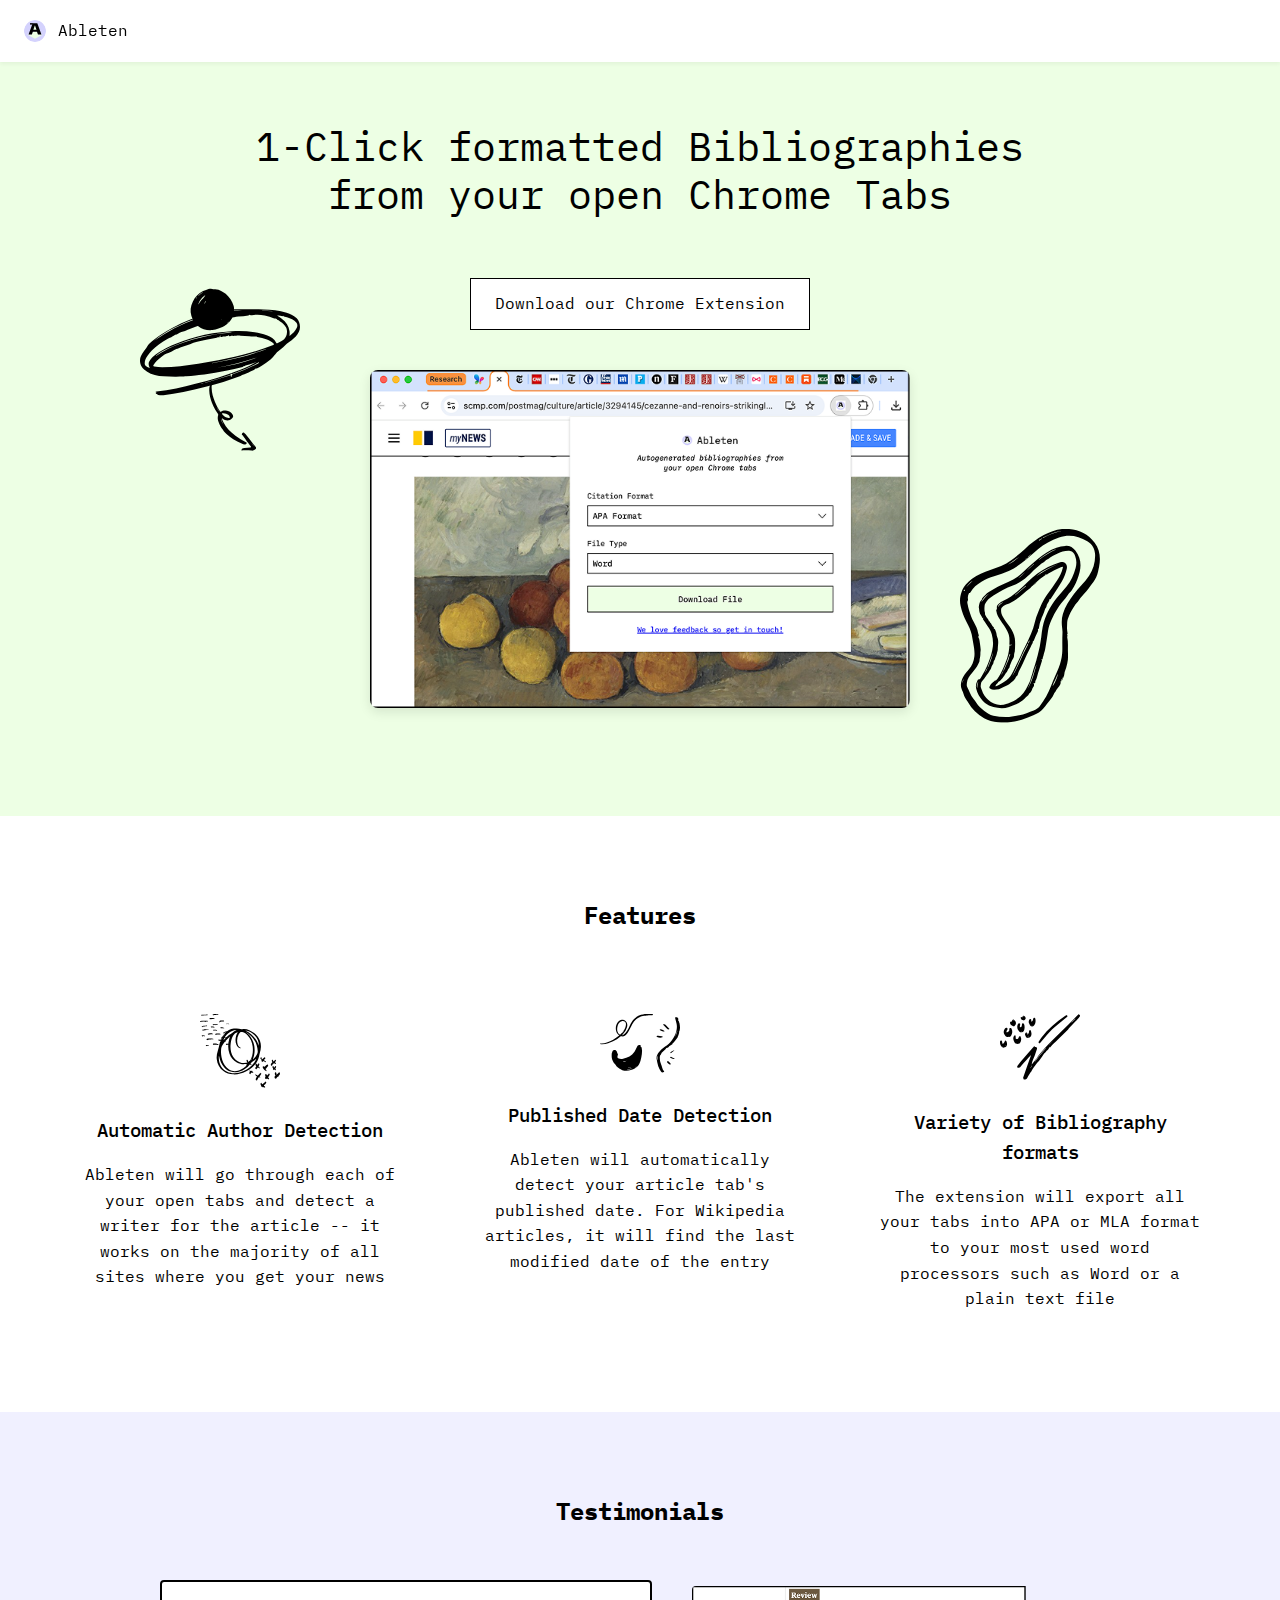
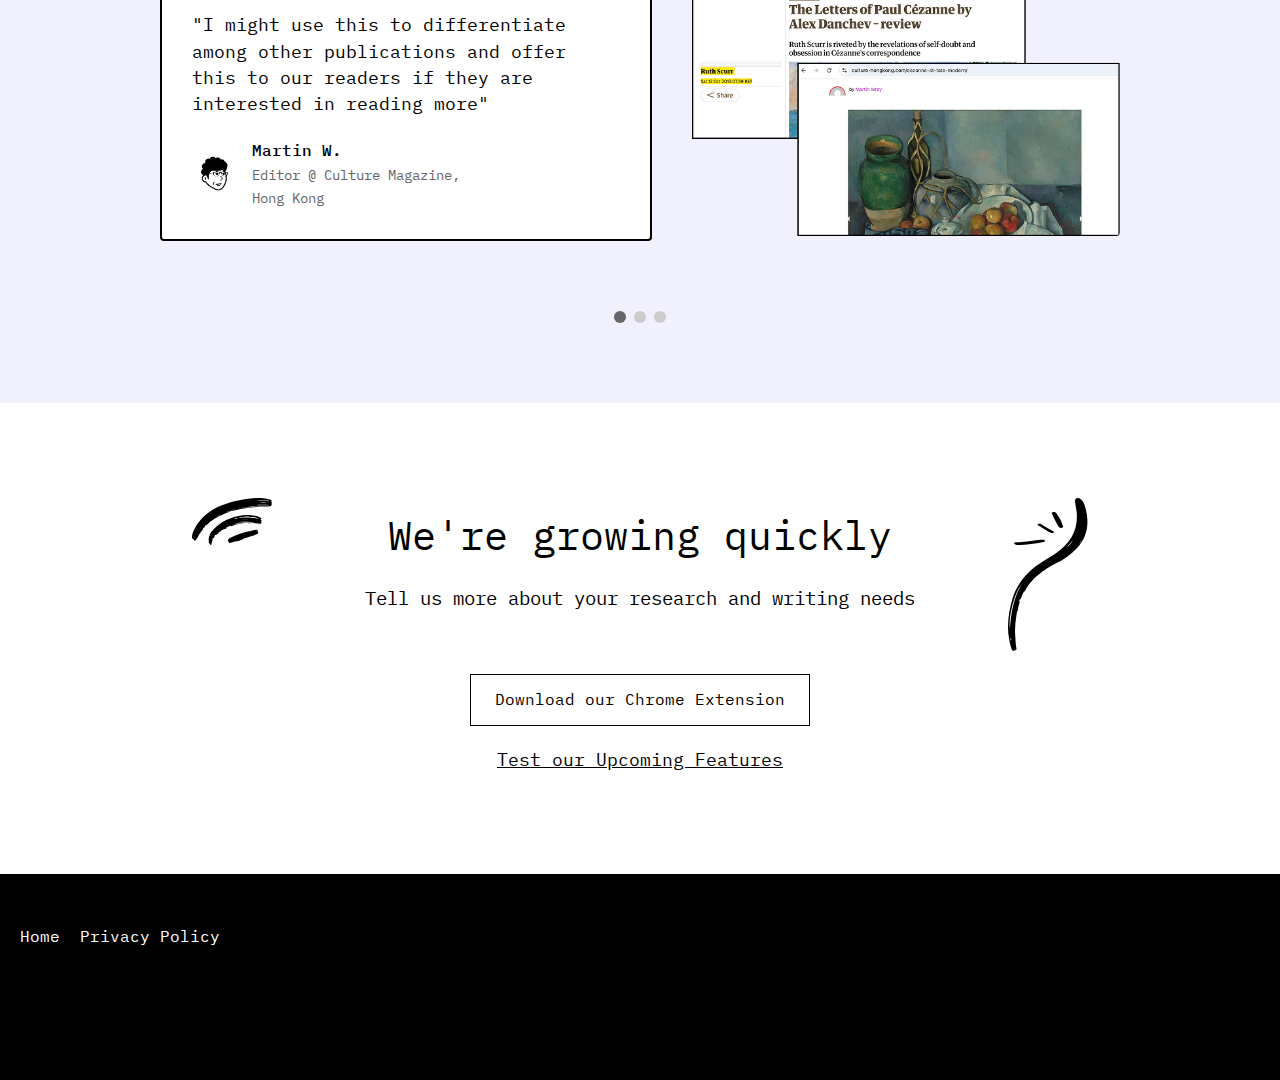
<file: index.html>
<!DOCTYPE html>
<html lang="en">
<head>
    <meta charset="UTF-8">
    <meta name="viewport" content="width=device-width, initial-scale=1.0">
    <title>Ableten - 1-Click Formatted Bibliographies</title>
    <link href="https://fonts.googleapis.com/css2?family=IBM+Plex+Mono:wght@400;500&display=swap" rel="stylesheet">
    <link rel="stylesheet" href="css/styles.css">
    <link rel="icon" type="image/svg+xml" href="assets/icons/ableten-logo.svg">
    <!-- Google Analytics (GA4) -->
    <script async src="https://www.googletagmanager.com/gtag/js?id=G-PYM7J6209F"></script>
    <script>
        window.dataLayer = window.dataLayer || [];
        function gtag(){dataLayer.push(arguments);}
        gtag('js', new Date());
        gtag('config', 'G-PYM7J6209F');
    </script>
</head>
<body>
    <!-- Header -->
    <header>
        <a href="/" class="logo">
            <img src="assets/icons/ableten-logo.svg" alt="Ableten">
            <span>Ableten</span>
        </a>
    </header>

    <!-- Hero Section -->
    <section class="hero">
        <div class="container">
            <h1>1-Click formatted Bibliographies<br>from your open Chrome Tabs</h1>
            <a href="https://chromewebstore.google.com/detail/hpedofnkgonbhgecgkniomkfmanhmlnm" class="cta-button">Download our Chrome Extension</a>
            
            <div class="hero-image">
                <img src="assets/icons/top-landing-funnel.svg" class="download-funnel" alt="Decorative">
                <img src="assets/images/extension-screenshot.png" class="screenshot" alt="Extension Screenshot">
                <img src="assets/icons/top-landing-blob.svg" class="squiggle" alt="Decorative">
            </div>
        </div>
    </section>

    <!-- Features Section -->
    <section class="features">
        <h2>Features</h2>
        <div class="container">
            <div class="feature">
                <img src="assets/icons/feature-author.svg" alt="Author Detection">
                <h3>Automatic Author Detection</h3>
                <p>Ableten will go through each of your open tabs and detect a writer for the article -- it works on the majority of all sites where you get your news</p>
            </div>
            <div class="feature">
                <img src="assets/icons/feature-date.svg" alt="Date Detection">
                <h3>Published Date Detection</h3>
                <p>Ableten will automatically detect your article tab's published date. For Wikipedia articles, it will find the last modified date of the entry</p>
            </div>
            <div class="feature">
                <img src="assets/icons/feature-format.svg" alt="Bibliography Formats">
                <h3>Variety of Bibliography formats</h3>
                <p>The extension will export all your tabs into APA or MLA format to your most used word processors such as Word or a plain text file</p>
            </div>
        </div>
    </section>

    <!-- Testimonials Section -->
    <section class="testimonials">
        <h2>Testimonials</h2>
        <div class="testimonials-container">
            <!-- First Testimonial -->
            <div class="testimonial">
                <div class="testimonial-content">
                    <div class="quote-box">
                        <p class="quote">"I might use this to differentiate among other publications and offer this to our readers if they are interested in reading more"</p>
                        <div class="author">
                            <img src="assets/images/martin-w-avatar.png" alt="Martin W." class="avatar">
                            <div class="author-info">
                                <div class="name">Martin W.</div>
                                <div class="title">Editor @ Culture Magazine,<br>Hong Kong</div>
                            </div>
                        </div>
                    </div>
                    <div class="testimonial-image">
                        <img src="assets/images/testimonials-image1.png" alt="Testimonial Screenshot">
                    </div>
                </div>
            </div>

            <!-- Second Testimonial -->
            <div class="testimonial">
                <div class="testimonial-content">
                    <div class="testimonial-image">
                        <img src="assets/images/testimonials-image2.png" alt="Testimonial Screenshot">
                    </div>
                    <div class="quote-box">
                        <p class="quote">"Even though academics has a very specific way of referencing, this would work for when I am doing secondary citations online"</p>
                        <div class="author">
                            <img src="assets/images/kristine-l-avatar.png" alt="Kristine L." class="avatar">
                            <div class="author-info">
                                <div class="name">Kristine L.</div>
                                <div class="title">Associate Professor @ Northeastern University</div>
                            </div>
                        </div>
                    </div>
                </div>
            </div>

            <!-- Third Testimonial -->
            <div class="testimonial">
                <div class="testimonial-content">
                    <div class="quote-box">
                        <p class="quote">"From a marketing writing perspective I could see these sources being nice to link to in our Whitepapers"</p>
                        <div class="author">
                            <img src="assets/images/emily-w-avatar.png" alt="Emily W." class="avatar">
                            <div class="author-info">
                                <div class="name">Emily W.</div>
                                <div class="title">Product Marketing Team Lead @ Origami Risk</div>
                            </div>
                        </div>
                    </div>
                    <div class="testimonial-image">
                        <img src="assets/images/testimonials-image3.png" alt="Testimonial Screenshot">
                    </div>
                </div>
            </div>

            <!-- Dots Navigation -->
            <div class="carousel-dots">
                <span class="dot active"></span>
                <span class="dot"></span>
                <span class="dot"></span>
            </div>
        </div>
    </section>

    <!-- CTA Section -->
    <section class="cta">
        <img src="assets/icons/growing-quickly-arc.svg" alt="Decorative" class="scribble left">
        <img src="assets/icons/growing-quickly-toothbrush.svg" alt="Decorative" class="scribble right">
        
        <div class="cta-content">
            <h2>We're growing quickly</h2>
            <p>Tell us more about your research and writing needs</p>

            
            <div class="cta-buttons">
                <a href="https://chromewebstore.google.com/detail/hpedofnkgonbhgecgkniomkfmanhmlnm" class="cta-button">Download our Chrome Extension</a>
                <a href="mailto:cs@ableten.xyz?subject=I%20want%20to%20test%20your%20upcoming%20features" class="underline-link">Test our Upcoming Features</a>
            </div>
        </div>

    </section>

    <!-- Footer -->
    <footer>
        <nav>
            <a href="/">Home</a>
            <a href="/privacy-policy.html">Privacy Policy</a>
        </nav>
    </footer>

    <script src="js/main.js"></script>
</body>
</html>
</file>
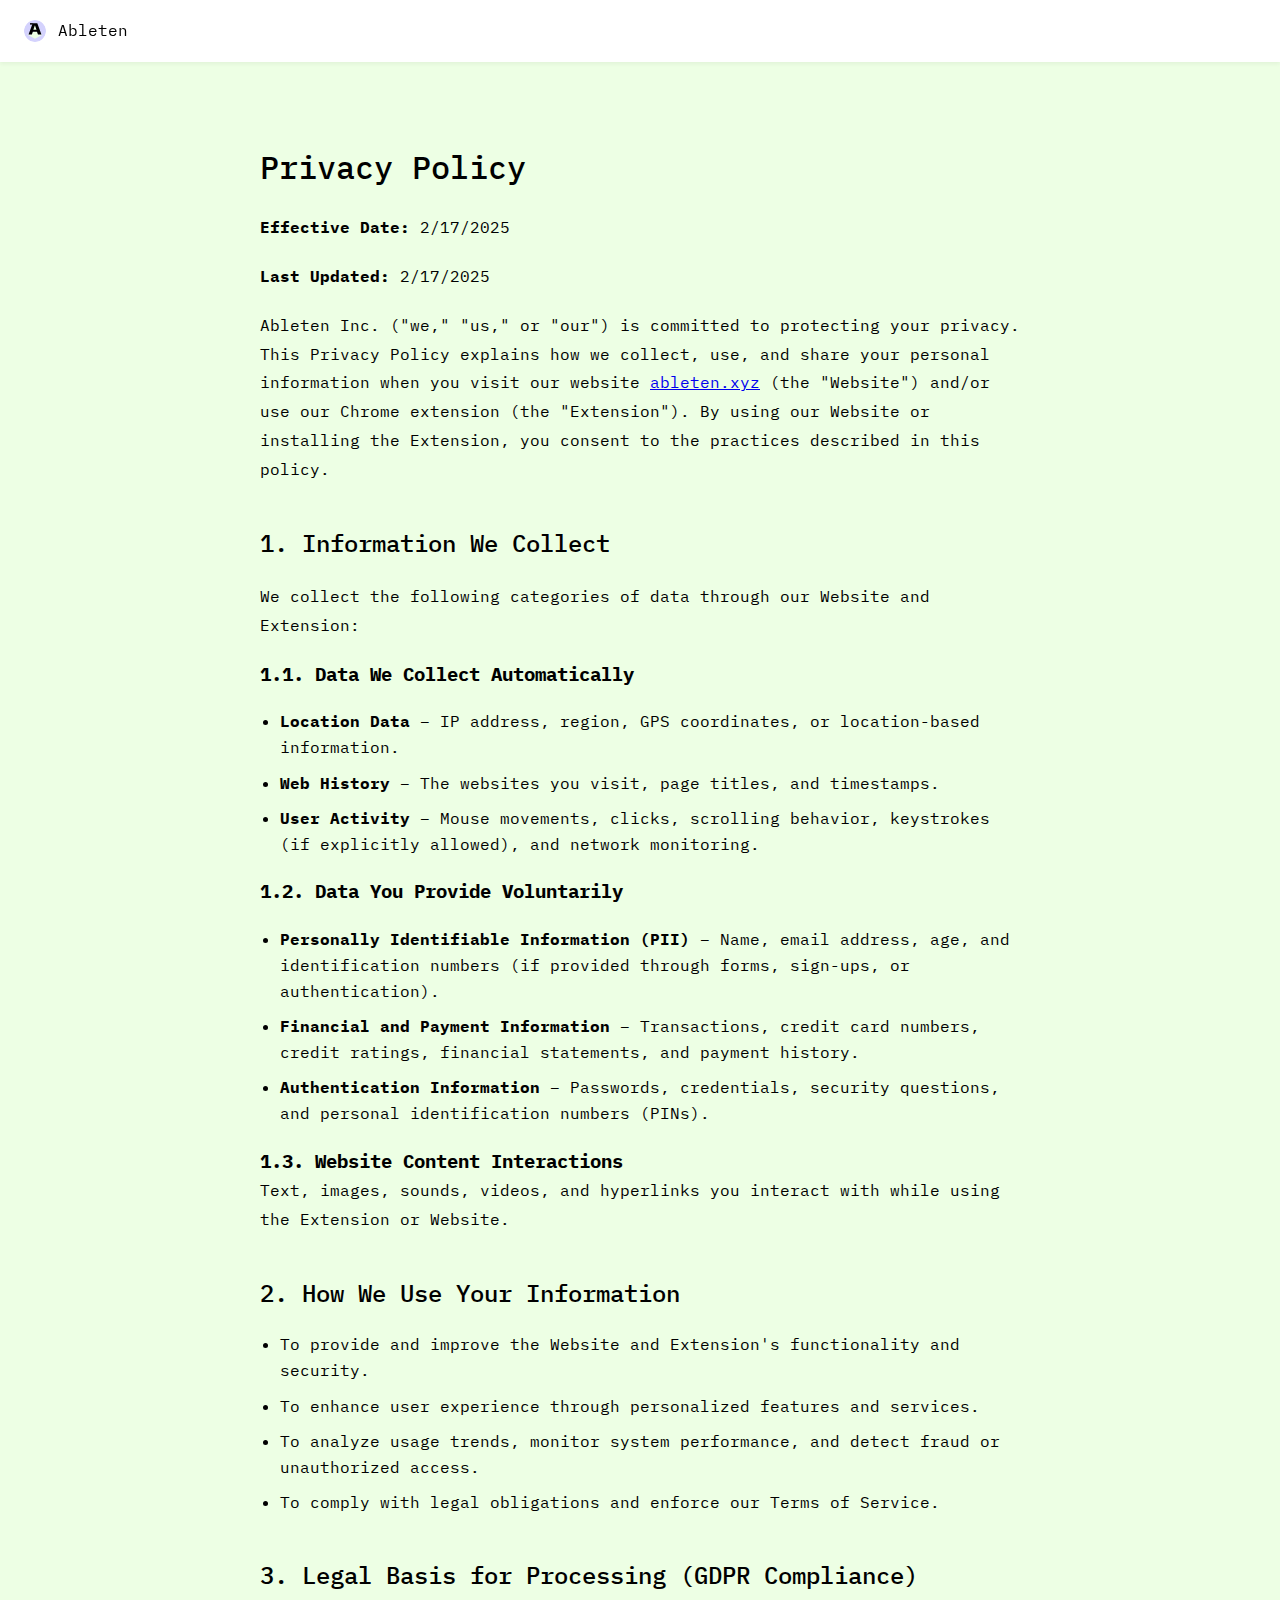
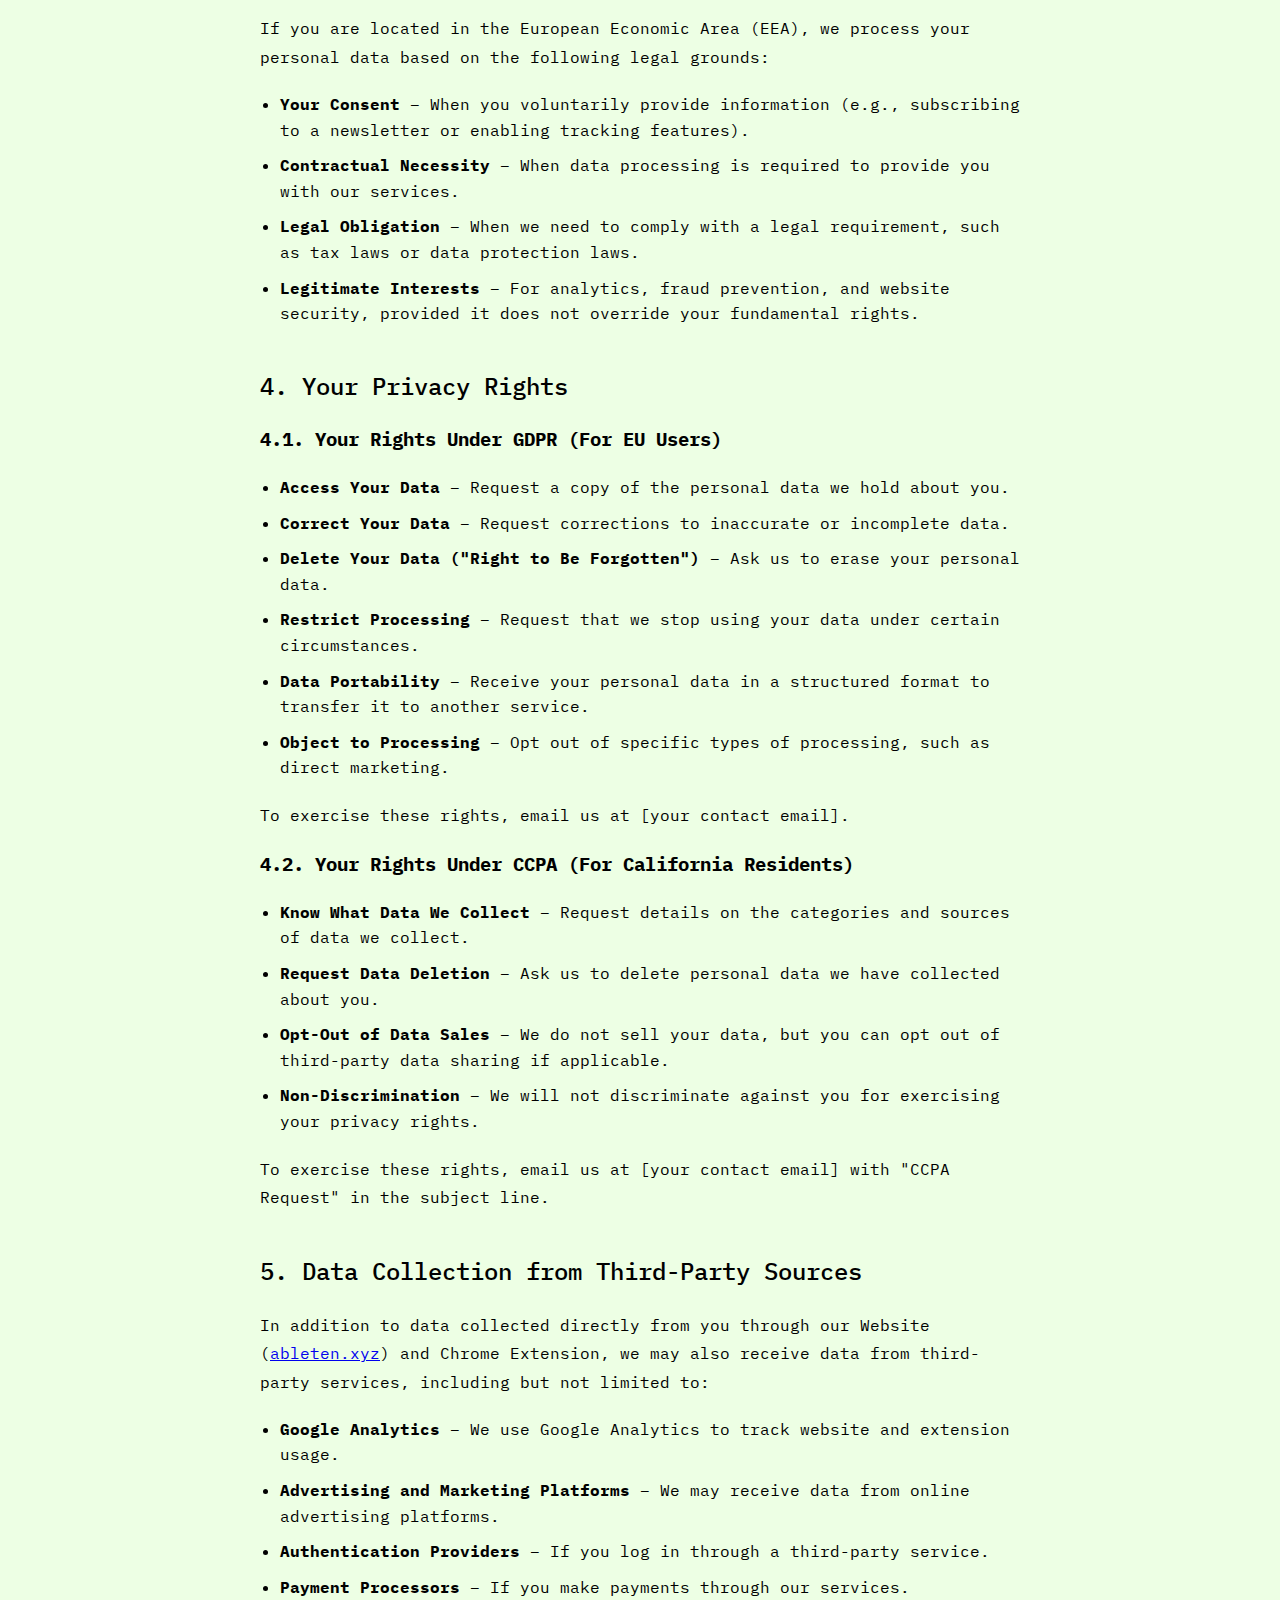
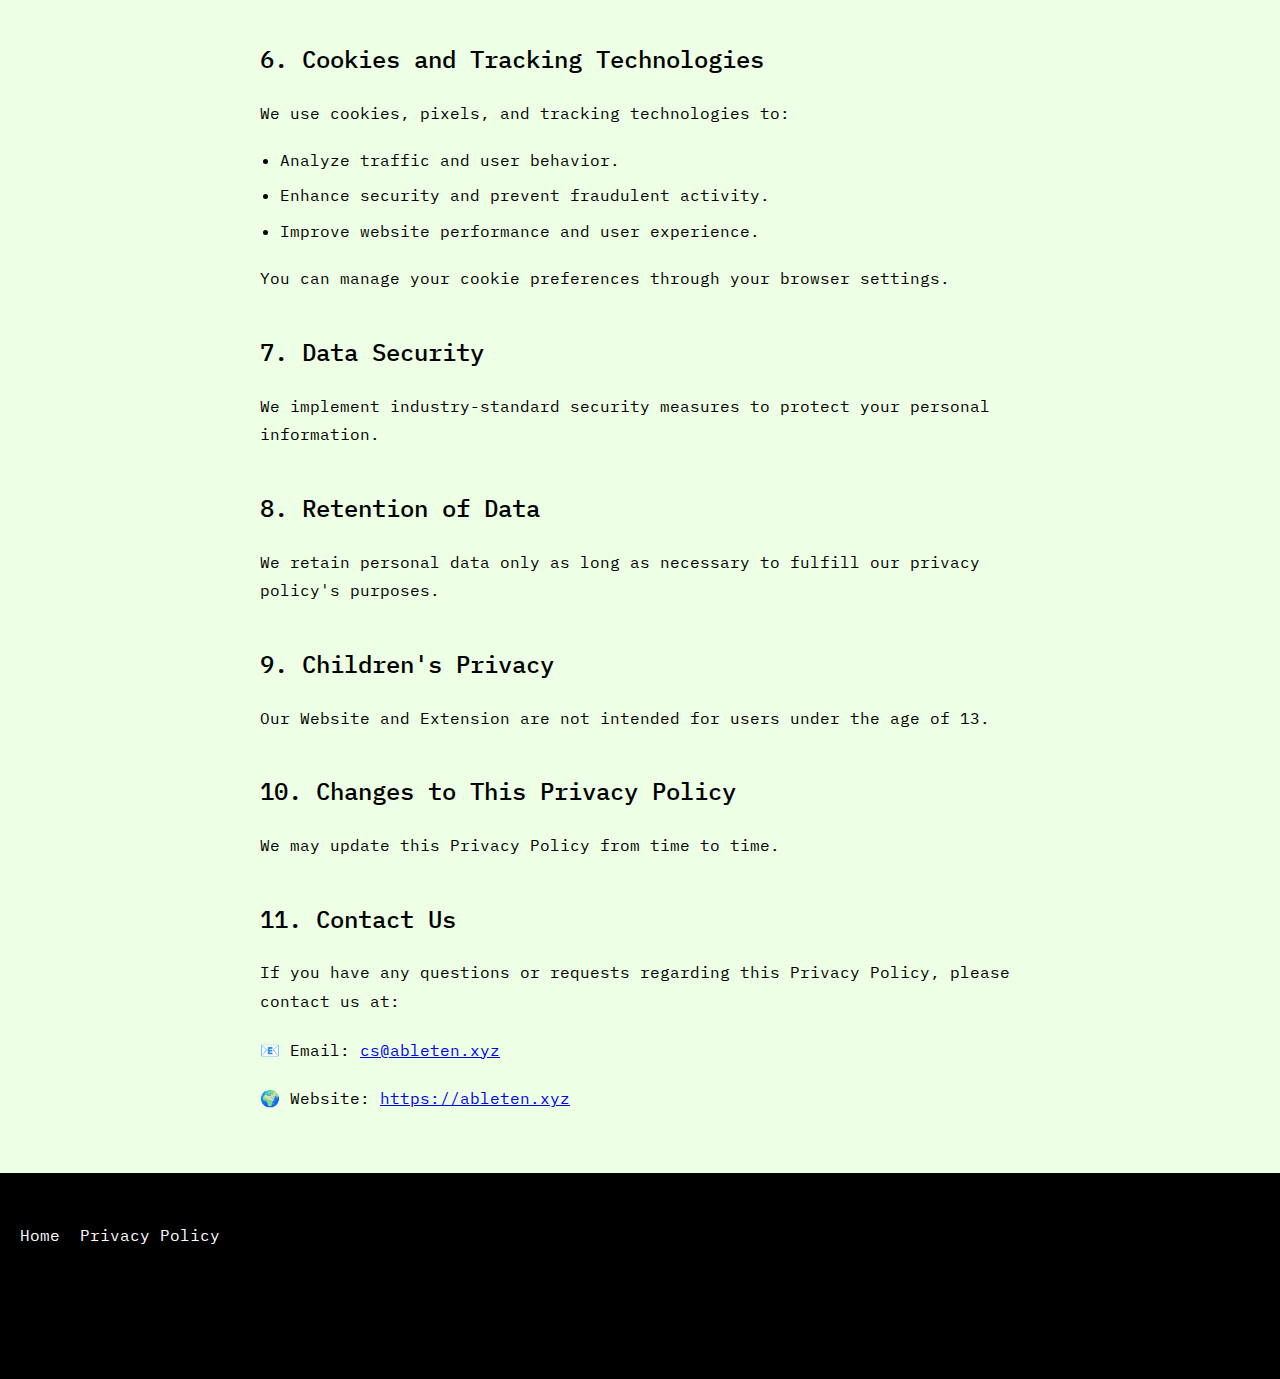
<file: privacy-policy.html>
<!DOCTYPE html>
<html lang="en">
<head>
    <meta charset="UTF-8">
    <meta name="viewport" content="width=device-width, initial-scale=1.0">
    <title>Privacy Policy - Ableten</title>
    <link rel="preconnect" href="https://fonts.googleapis.com">
    <link rel="preconnect" href="https://fonts.gstatic.com" crossorigin>
    <link href="https://fonts.googleapis.com/css2?family=IBM+Plex+Mono:ital,wght@0,400;0,500;1,400&display=swap" rel="stylesheet">
    <link rel="stylesheet" href="css/styles.css">
    <style>
        body {
            background-color: #EDFFE4;
        }
        
        /* Ensure header is white */
        header {
            background-color: white;
        }
        
        /* Keep existing privacy-content styles */
        .privacy-content {
            max-width: 800px;
            margin: 0 auto;
            padding: 40px 20px;
        }

        .privacy-content h1, h2 {
            margin: 40px 0 20px;
            font-weight: 500;
        }

        .privacy-content p {
            margin-bottom: 20px;
            line-height: 1.8;
        }

        .privacy-content ul {
            margin: 20px 0;
            padding-left: 20px;
        }

        .privacy-content li {
            margin-bottom: 10px;
        }

        .dates {
            margin: 20px 0;
        }

        .last-updated {
            color: #666;
            font-size: 0.9em;
            margin-top: 60px;
            font-style: italic;
        }
    </style>
<!-- Google Analytics (GA4) -->
    <script async src="https://www.googletagmanager.com/gtag/js?id=G-PYM7J6209F"></script>
    <script>
        window.dataLayer = window.dataLayer || [];
        function gtag(){dataLayer.push(arguments);}
        gtag('js', new Date());
        gtag('config', 'G-PYM7J6209F');
    </script>
  
</head>
<body>
    <!-- Header -->
    <header>
        <a href="/" class="logo">
            <img src="assets/icons/ableten-logo.svg" alt="Ableten">
            <span>Ableten</span>
        </a>
    </header>

    <!-- Privacy Policy Content -->
    <div class="privacy-content">
        <h1>Privacy Policy</h1>

    <p><strong>Effective Date:</strong> 2/17/2025</p>
    <p><strong>Last Updated:</strong> 2/17/2025</p>

    <p>Ableten Inc. ("we," "us," or "our") is committed to protecting your privacy. This Privacy Policy explains how we collect, use, and share your personal information when you visit our website <a href="https://ableten.xyz">ableten.xyz</a> (the "Website") and/or use our Chrome extension (the "Extension"). By using our Website or installing the Extension, you consent to the practices described in this policy.</p>

    <h2>1. Information We Collect</h2>

    <p>We collect the following categories of data through our Website and Extension:</p>

    <h3>1.1. Data We Collect Automatically</h3>
    <ul>
        <li><strong>Location Data</strong> – IP address, region, GPS coordinates, or location-based information.</li>
        <li><strong>Web History</strong> – The websites you visit, page titles, and timestamps.</li>
        <li><strong>User Activity</strong> – Mouse movements, clicks, scrolling behavior, keystrokes (if explicitly allowed), and network monitoring.</li>
    </ul>

    <h3>1.2. Data You Provide Voluntarily</h3>
    <ul>
        <li><strong>Personally Identifiable Information (PII)</strong> – Name, email address, age, and identification numbers (if provided through forms, sign-ups, or authentication).</li>
        <li><strong>Financial and Payment Information</strong> – Transactions, credit card numbers, credit ratings, financial statements, and payment history.</li>
        <li><strong>Authentication Information</strong> – Passwords, credentials, security questions, and personal identification numbers (PINs).</li>
    </ul>

    <h3>1.3. Website Content Interactions</h3>
    <p>Text, images, sounds, videos, and hyperlinks you interact with while using the Extension or Website.</p>

    <h2>2. How We Use Your Information</h2>

    <ul>
        <li>To provide and improve the Website and Extension's functionality and security.</li>
        <li>To enhance user experience through personalized features and services.</li>
        <li>To analyze usage trends, monitor system performance, and detect fraud or unauthorized access.</li>
        <li>To comply with legal obligations and enforce our Terms of Service.</li>
    </ul>

    <h2>3. Legal Basis for Processing (GDPR Compliance)</h2>

    <p>If you are located in the European Economic Area (EEA), we process your personal data based on the following legal grounds:</p>

    <ul>
        <li><strong>Your Consent</strong> – When you voluntarily provide information (e.g., subscribing to a newsletter or enabling tracking features).</li>
        <li><strong>Contractual Necessity</strong> – When data processing is required to provide you with our services.</li>
        <li><strong>Legal Obligation</strong> – When we need to comply with a legal requirement, such as tax laws or data protection laws.</li>
        <li><strong>Legitimate Interests</strong> – For analytics, fraud prevention, and website security, provided it does not override your fundamental rights.</li>
    </ul>

    <h2>4. Your Privacy Rights</h2>

    <h3>4.1. Your Rights Under GDPR (For EU Users)</h3>
    <ul>
        <li><strong>Access Your Data</strong> – Request a copy of the personal data we hold about you.</li>
        <li><strong>Correct Your Data</strong> – Request corrections to inaccurate or incomplete data.</li>
        <li><strong>Delete Your Data ("Right to Be Forgotten")</strong> – Ask us to erase your personal data.</li>
        <li><strong>Restrict Processing</strong> – Request that we stop using your data under certain circumstances.</li>
        <li><strong>Data Portability</strong> – Receive your personal data in a structured format to transfer it to another service.</li>
        <li><strong>Object to Processing</strong> – Opt out of specific types of processing, such as direct marketing.</li>
    </ul>
    <p>To exercise these rights, email us at [your contact email].</p>

    <h3>4.2. Your Rights Under CCPA (For California Residents)</h3>
    <ul>
        <li><strong>Know What Data We Collect</strong> – Request details on the categories and sources of data we collect.</li>
        <li><strong>Request Data Deletion</strong> – Ask us to delete personal data we have collected about you.</li>
        <li><strong>Opt-Out of Data Sales</strong> – We do not sell your data, but you can opt out of third-party data sharing if applicable.</li>
        <li><strong>Non-Discrimination</strong> – We will not discriminate against you for exercising your privacy rights.</li>
    </ul>
    <p>To exercise these rights, email us at [your contact email] with "CCPA Request" in the subject line.</p>

    <h2>5. Data Collection from Third-Party Sources</h2>

    <p>In addition to data collected directly from you through our Website (<a href="https://ableten.xyz">ableten.xyz</a>) and Chrome Extension, we may also receive data from third-party services, including but not limited to:</p>

    <ul>
        <li><strong>Google Analytics</strong> – We use Google Analytics to track website and extension usage.</li>
        <li><strong>Advertising and Marketing Platforms</strong> – We may receive data from online advertising platforms.</li>
        <li><strong>Authentication Providers</strong> – If you log in through a third-party service.</li>
        <li><strong>Payment Processors</strong> – If you make payments through our services.</li>
    </ul>

    <h2>6. Cookies and Tracking Technologies</h2>

    <p>We use cookies, pixels, and tracking technologies to:</p>

    <ul>
        <li>Analyze traffic and user behavior.</li>
        <li>Enhance security and prevent fraudulent activity.</li>
        <li>Improve website performance and user experience.</li>
    </ul>

    <p>You can manage your cookie preferences through your browser settings.</p>

    <h2>7. Data Security</h2>

    <p>We implement industry-standard security measures to protect your personal information.</p>

    <h2>8. Retention of Data</h2>

    <p>We retain personal data only as long as necessary to fulfill our privacy policy's purposes.</p>

    <h2>9. Children's Privacy</h2>

    <p>Our Website and Extension are not intended for users under the age of 13.</p>

    <h2>10. Changes to This Privacy Policy</h2>

    <p>We may update this Privacy Policy from time to time.</p>

    <h2>11. Contact Us</h2>

    <p>If you have any questions or requests regarding this Privacy Policy, please contact us at:</p>

    <p>📧 Email: <a href="mailto:cs@ableten.xyz">cs@ableten.xyz</a></p>
    <p>🌍 Website: <a href="https://ableten.xyz">https://ableten.xyz</a></p>
    </div>

    <!-- Footer -->
    <footer>
        <nav>
            <a href="/">Home</a>
            <a href="/privacy.html">Privacy Policy</a>
        </nav>
    </footer>
</body>
</html>
</file>
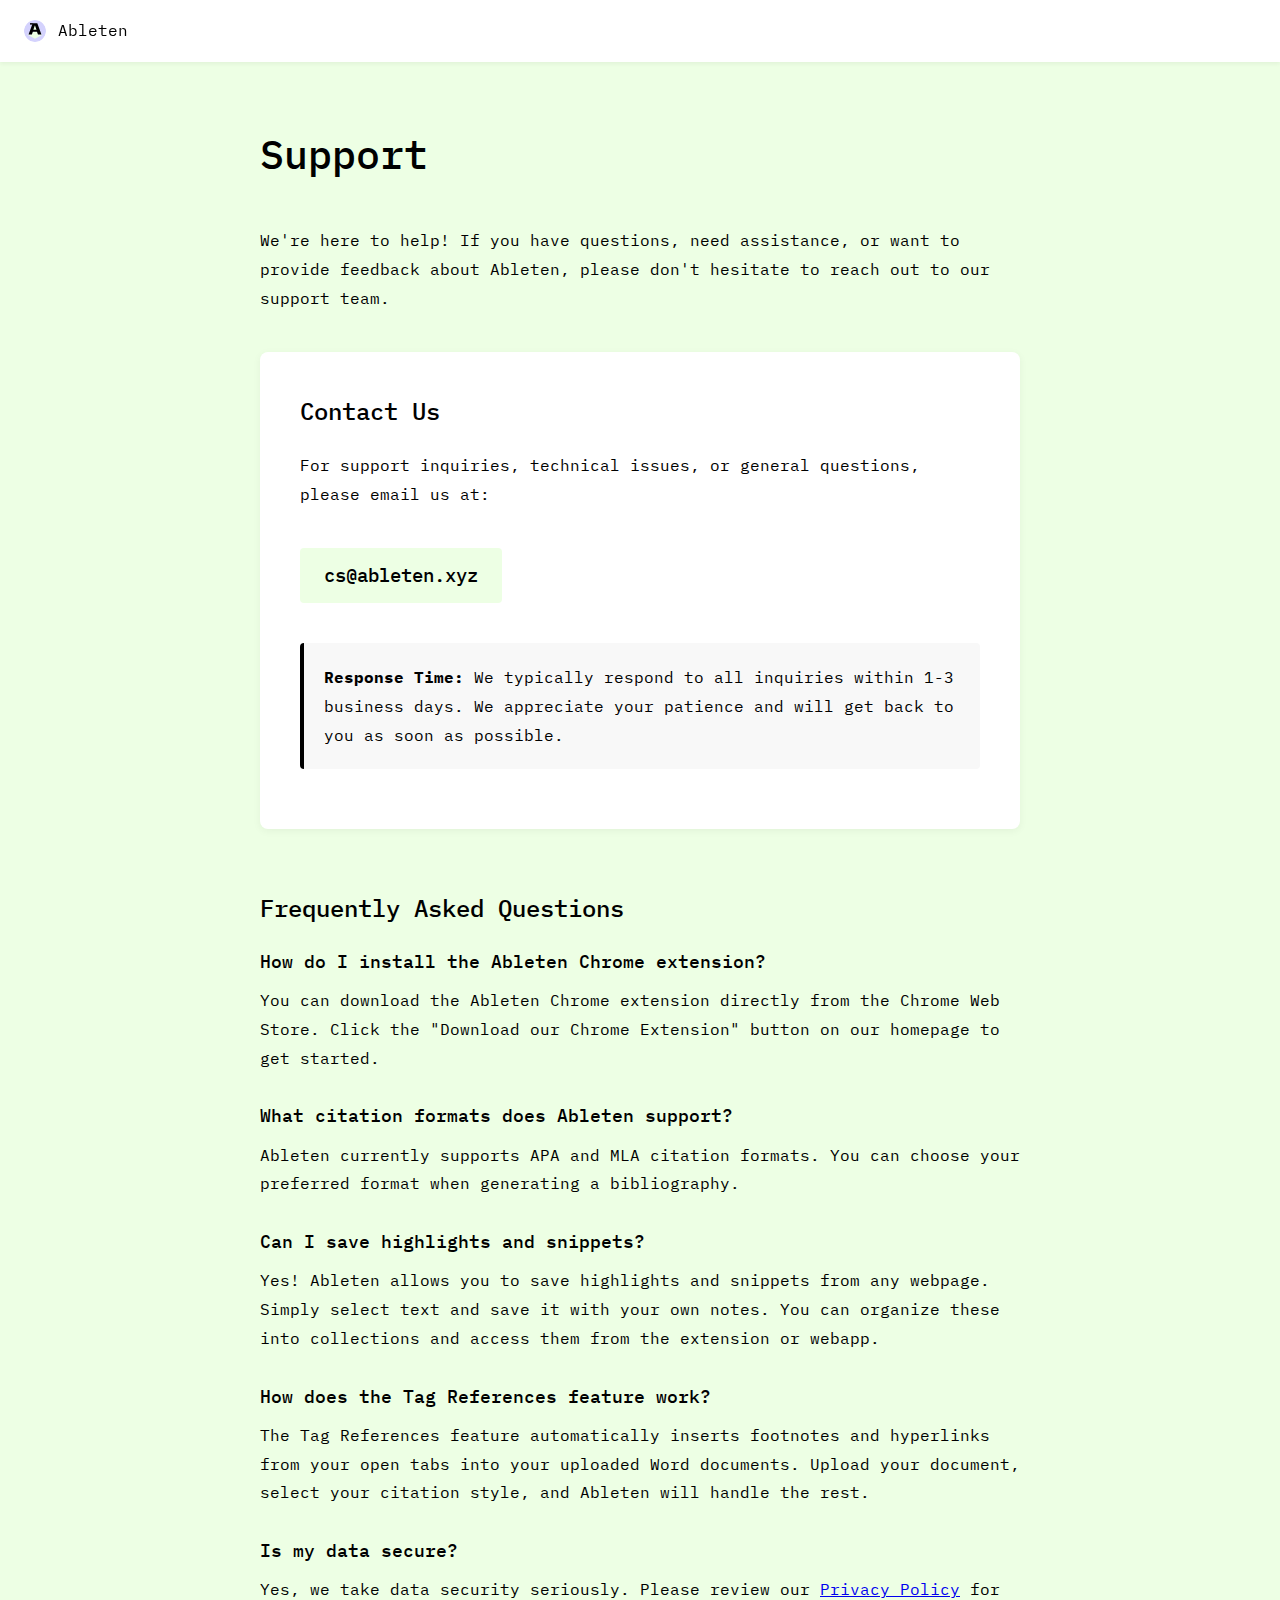
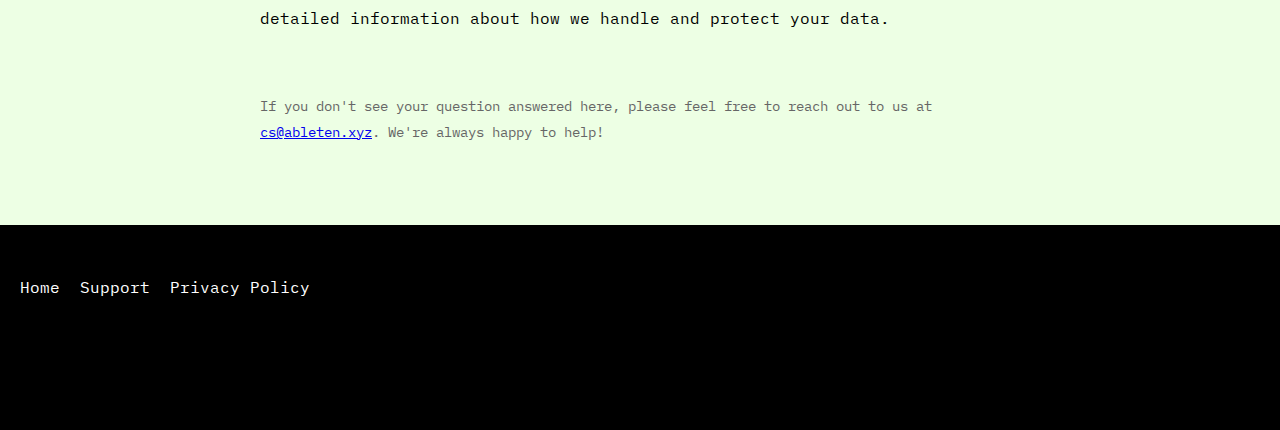
<file: support.html>
<!DOCTYPE html>
<html lang="en">
<head>
    <meta charset="UTF-8">
    <meta name="viewport" content="width=device-width, initial-scale=1.0">
    <title>Support - Ableten</title>
    <link rel="preconnect" href="https://fonts.googleapis.com">
    <link rel="preconnect" href="https://fonts.gstatic.com" crossorigin>
    <link href="https://fonts.googleapis.com/css2?family=IBM+Plex+Mono:ital,wght@0,400;0,500;1,400&display=swap" rel="stylesheet">
    <link rel="stylesheet" href="css/styles.css">
    <link rel="icon" type="image/svg+xml" href="assets/icons/ableten-logo.svg">
    <style>
        body {
            background-color: #EDFFE4;
        }
        
        /* Ensure header is white */
        header {
            background-color: white;
        }
        
        /* Support content styles */
        .support-content {
            max-width: 800px;
            margin: 0 auto;
            padding: 60px 20px;
        }

        .support-content h1 {
            margin: 0 0 40px;
            font-weight: 500;
            font-size: 2.5rem;
        }

        .support-content h2 {
            margin: 40px 0 20px;
            font-weight: 500;
            font-size: 1.5rem;
        }

        .support-content p {
            margin-bottom: 20px;
            line-height: 1.8;
            font-size: 1rem;
        }

        .contact-section {
            background-color: white;
            padding: 40px;
            border-radius: 8px;
            box-shadow: 0 2px 8px rgba(0, 0, 0, 0.05);
            margin: 40px 0;
        }

        .contact-section h2 {
            margin-top: 0;
        }

        .email-link {
            display: inline-block;
            font-size: 1.2rem;
            font-weight: 500;
            color: #000;
            text-decoration: none;
            padding: 12px 24px;
            background-color: #EDFFE4;
            border-radius: 4px;
            margin: 20px 0;
            transition: background-color 0.2s;
        }

        .email-link:hover {
            background-color: #d4f5c4;
        }

        .response-time {
            background-color: #f8f8f8;
            padding: 20px;
            border-radius: 4px;
            margin: 20px 0;
            border-left: 4px solid #000;
        }

        .response-time p {
            margin: 0;
        }

        .faq-section {
            margin-top: 60px;
        }

        .faq-item {
            margin-bottom: 30px;
        }

        .faq-item h3 {
            font-weight: 500;
            margin-bottom: 10px;
            font-size: 1.1rem;
        }

        .faq-item p {
            margin-bottom: 0;
        }
    </style>

    <!-- Google Analytics (GA4) -->
    <script async src="https://www.googletagmanager.com/gtag/js?id=YOUR-GA4-ID"></script>
    <script>
        window.dataLayer = window.dataLayer || [];
        function gtag(){dataLayer.push(arguments);}
        gtag('js', new Date());
        gtag('config', 'G-PYM7J6209F');
    </script>
</head>
<body>
    <!-- Header -->
    <header>
        <a href="/" class="logo">
            <img src="assets/icons/ableten-logo.svg" alt="Ableten">
            <span>Ableten</span>
        </a>
    </header>

    <!-- Support Content -->
    <div class="support-content">
        <h1>Support</h1>

        <p>We're here to help! If you have questions, need assistance, or want to provide feedback about Ableten, please don't hesitate to reach out to our support team.</p>

        <div class="contact-section">
            <h2>Contact Us</h2>
            <p>For support inquiries, technical issues, or general questions, please email us at:</p>
            
            <a href="mailto:cs@ableten.xyz" class="email-link">cs@ableten.xyz</a>
            
            <div class="response-time">
                <p><strong>Response Time:</strong> We typically respond to all inquiries within 1-3 business days. We appreciate your patience and will get back to you as soon as possible.</p>
            </div>
        </div>

        <div class="faq-section">
            <h2>Frequently Asked Questions</h2>
            
            <div class="faq-item">
                <h3>How do I install the Ableten Chrome extension?</h3>
                <p>You can download the Ableten Chrome extension directly from the Chrome Web Store. Click the "Download our Chrome Extension" button on our homepage to get started.</p>
            </div>

            <div class="faq-item">
                <h3>What citation formats does Ableten support?</h3>
                <p>Ableten currently supports APA and MLA citation formats. You can choose your preferred format when generating a bibliography.</p>
            </div>

            <div class="faq-item">
                <h3>Can I save highlights and snippets?</h3>
                <p>Yes! Ableten allows you to save highlights and snippets from any webpage. Simply select text and save it with your own notes. You can organize these into collections and access them from the extension or webapp.</p>
            </div>

            <div class="faq-item">
                <h3>How does the Tag References feature work?</h3>
                <p>The Tag References feature automatically inserts footnotes and hyperlinks from your open tabs into your uploaded Word documents. Upload your document, select your citation style, and Ableten will handle the rest.</p>
            </div>

            <div class="faq-item">
                <h3>Is my data secure?</h3>
                <p>Yes, we take data security seriously. Please review our <a href="privacy-policy.html">Privacy Policy</a> for detailed information about how we handle and protect your data.</p>
            </div>
        </div>

        <p style="margin-top: 60px; color: #666; font-size: 0.9em;">
            If you don't see your question answered here, please feel free to reach out to us at <a href="mailto:cs@ableten.xyz">cs@ableten.xyz</a>. We're always happy to help!
        </p>
    </div>

    <!-- Footer -->
    <footer>
        <nav>
            <a href="/">Home</a>
            <a href="/support.html">Support</a>
            <a href="/privacy-policy.html">Privacy Policy</a>
        </nav>
    </footer>
</body>
</html>
</file>
<file: css/styles.css>
/* Base Styles */
:root {
    --primary-green: #EDFFE4;
    --text-color: #000000;
    --font-family: 'IBM Plex Mono', monospace;
}

* {
    margin: 0;
    padding: 0;
    box-sizing: border-box;
}

body {
    font-family: var(--font-family);
    color: var(--text-color);
    line-height: 1.6;
    background-color: var(--primary-green);
}

.container {
    max-width: 1200px;
    margin: 0 auto;
    padding: 0 20px;
}

/* Header */
header {
    background-color: white;
    padding: 16px 0;
    box-shadow: 0 2px 4px rgba(0, 0, 0, 0.05);
    position: sticky;
    top: 0;
    z-index: 1000;
}

.logo {
    display: flex;
    align-items: center;
    gap: 8px;
    margin-left: 20px;
    cursor: pointer;
    text-decoration: none;
    color: var(--text-color);
}

.logo img {
    width: 30px;
    height: 30px;
    border-radius: 50%;
    padding: 4px;
}

/* Hero Section */
.hero {
    background-color: var(--primary-green);
    padding: 60px 0;
    text-align: center;
}

.hero h1 {
    font-size: 2.5rem;
    margin-bottom: 40px;
    font-weight: 400;
    line-height: 1.2;
}

.hero-image {
    position: relative;
    margin: 40px auto;
    max-width: 800px;
    padding: 0 20px;
}

.hero-image .screenshot {
    width: 71%;
    border-radius: 8px;
    box-shadow: 0 4px 12px rgba(0, 0, 0, 0.1);
}

.hero-image .download-funnel {
    position: absolute;
    left: -100px;
    top: 1%;
    transform: translateY(-50%);
    width: 160px;
    z-index: 1;
}

.hero-image .squiggle {
    position: absolute;
    right: -60px;
    top: 74%;
    transform: translateY(-50%);
    width: 140px;
    z-index: 1;
}

/* Features Section */
.features {
    padding: 80px 0;
    text-align: center;
    background-color: white;
}

.features h2 {
    margin-bottom: 60px;
}

.features .container {
    display: grid;
    grid-template-columns: repeat(3, 1fr);
    gap: 40px;
}

.feature {
    padding: 20px;
}

.feature img {
    width: 80px;
    margin-bottom: 20px;
}

.feature h3 {
    margin-bottom: 16px;
    font-weight: 500;
}

/* Testimonials Section */
.testimonials {
    background-color: #F0F0FF;
    padding: 80px 0;
    text-align: center;
}

.testimonials-container {
    max-width: 1200px;
    margin: 0 auto;
    padding: 0 20px;
}

.testimonial {
    display: flex;
    align-items: center;
    justify-content: center;
    gap: 40px;
    padding: 50px 20px;
    max-width: 1000px;
    margin: 0 auto;
}

.testimonial-content {
    display: flex;
    align-items: center;
    gap: 40px;
    width: 100%;
    justify-content: center;
}

.quote-box {
    flex: 1;
    text-align: left;
    background: white;
    padding: 30px;
    border: 2px solid black;
    border-radius: 4px;
    position: relative;
    max-width: 500px;
}

.quote-box::after {
    content: '';
    position: absolute;
    width: 100%;
    height: 100%;
    top: 4px;
    left: 4px;
    border: 2px solid black;
    border-radius: 4px;
    z-index: -1;
}

.quote {
    margin-bottom: 20px;
    font-size: 1.1rem;
    line-height: 1.5;
}

.author {
    display: flex;
    align-items: center;
    gap: 12px;
}

.avatar {
    width: 48px;
    height: 48px;
    border-radius: 50%;
}

.author-info {
    text-align: left;
}

.author-info .name {
    font-weight: 500;
}

.author-info .title {
    font-size: 0.9rem;
    color: #666;
}

.testimonial-image {
    flex: 1;
    max-width: 500px;
}

.testimonial-image img {
    width: 100%;
    height: auto;
    border-radius: 4px;
    display: block;
}

/* CTA Section */
.cta {
    padding: 100px 20px;
    text-align: center;
    position: relative;
    background-color: white;
    overflow: hidden;
}

.cta-content {
    max-width: 800px;
    margin: 0 auto;
    position: relative;
    z-index: 2;
}

.cta h2 {
    font-family: var(--font-family);
    font-size: 2.5rem;
    margin-bottom: 16px;
    font-weight: 400;
}

.cta p {
    font-family: var(--font-family);
    font-size: 1.2rem;
    margin-bottom: 40px;
}

.scribble {
    position: absolute;
    z-index: 1;
}

.scribble.left {
    left: 15%;
    top: 20%;
    width: 80px;
}

.scribble.right {
    right: 15%;
    top: 20%;
    width: 80px;
}

.center-blob {
    position: absolute;
    left: 50%;
    bottom: -50px;
    transform: translateX(-50%);
    width: 300px;
    z-index: 1;
}

.cta-buttons {
    display: flex;
    flex-direction: column;
    align-items: center;
    gap: 20px;
    position: relative;
    z-index: 2;
}

.underline-link {
    position: re;
    color: var(--text-color);
    text-decoration: underline;
    font-size: 1.1rem;
    font-family: var(--font-family);
}

/* Buttons */
.cta-button {
    display: inline-block;
    padding: 12px 24px;
    background: white;
    border: 1px solid var(--text-color);
    text-decoration: none;
    color: var(--text-color);
    transition: background-color 0.3s;
    margin-top: 20px;
}

.cta-button:hover {
    background: #E0F5D3;
}

.secondary-button {
    display: inline-block;
    padding: 12px 24px;
    text-decoration: underline;
    color: var(--text-color);
}

.primary-button {
    display: inline-block;
    padding: 12px 24px;
    background-color: var(--primary-green);
    color: white;
    text-decoration: none;
    border-radius: 4px;
    font-family: var(--font-family);
    font-size: 1.1rem;
    transition: background-color 0.3s ease;
}

.primary-button:hover {
    background-color: var(--primary-green-dark);
}

/* Footer */
footer {
    background: #000;
    color: white;
    padding: 50px 0 130px 0;
}

footer nav {
    display: flex;
    justify-content: flex-start;
    gap: 20px;
    margin-left: 20px;
}

footer a {
    color: white;
    text-decoration: none;
}

/* Responsive Design */
@media (max-width: 768px) {
    .features .container {
        grid-template-columns: 1fr;
    }

    .hero h1 {
        font-size: 2rem;
    }

    .hero-image .download-funnel,
    .hero-image .squiggle {
        width: 80px;
    }
    
    .hero-image .download-funnel {
        left: -20px;
    }
    
    .hero-image .squiggle {
        right: -20px;
    }

    .testimonial {
        flex-direction: column;
    }
    
    .testimonial-content {
        flex-direction: column;
    }
    
    .testimonial-image {
        display: none;
    }
    
    .quote-box {
        width: 100%;
        max-width: 100%;
    }

    .cta h2 {
        font-size: 2rem;
    }
    
    .scribble {
        width: 60px;
    }
    
    .center-blob {
        position:relative;
        width: 200px;
    }
}

/* Add back the dots navigation */
.carousel-dots {
    display: flex;
    justify-content: center;
    gap: 8px;
    margin-top: 20px;
}

.dot {
    width: 12px;
    height: 12px;
    border-radius: 50%;
    background: #CCC;
    cursor: pointer;
}

.dot.active {
    background: #666;
}

/* Add multiple wobble variations */
@keyframes wobble1 {
    0% { transform: rotate(0deg); }
    25% { transform: rotate(-4deg); }
    75% { transform: rotate(4deg); }
    100% { transform: rotate(0deg); }
}

@keyframes wobble2 {
    0% { transform: rotate(0deg); }
    35% { transform: rotate(5deg); }
    85% { transform: rotate(-5deg); }
    100% { transform: rotate(0deg); }
}

@keyframes wobble3 {
    0% { transform: rotate(0deg); }
    45% { transform: rotate(-3deg); }
    65% { transform: rotate(3deg); }
    100% { transform: rotate(0deg); }
}

/* Apply different animations to different SVGs */
img[src$=".svg"]:not([src*="ableten-logo"]):nth-of-type(3n+1) {
    animation: wobble1 3.5s ease-in-out infinite;
}

img[src$=".svg"]:not([src*="ableten-logo"]):nth-of-type(3n+2) {
    animation: wobble2 2.8s ease-in-out infinite;
}

img[src$=".svg"]:not([src*="ableten-logo"]):nth-of-type(3n+3) {
    animation: wobble3 3.2s ease-in-out infinite;
}

/* Optional: Pause animation on hover */
img[src$=".svg"]:not([src*="ableten-logo"]):hover {
    animation-play-state: paused;
}
</file>
